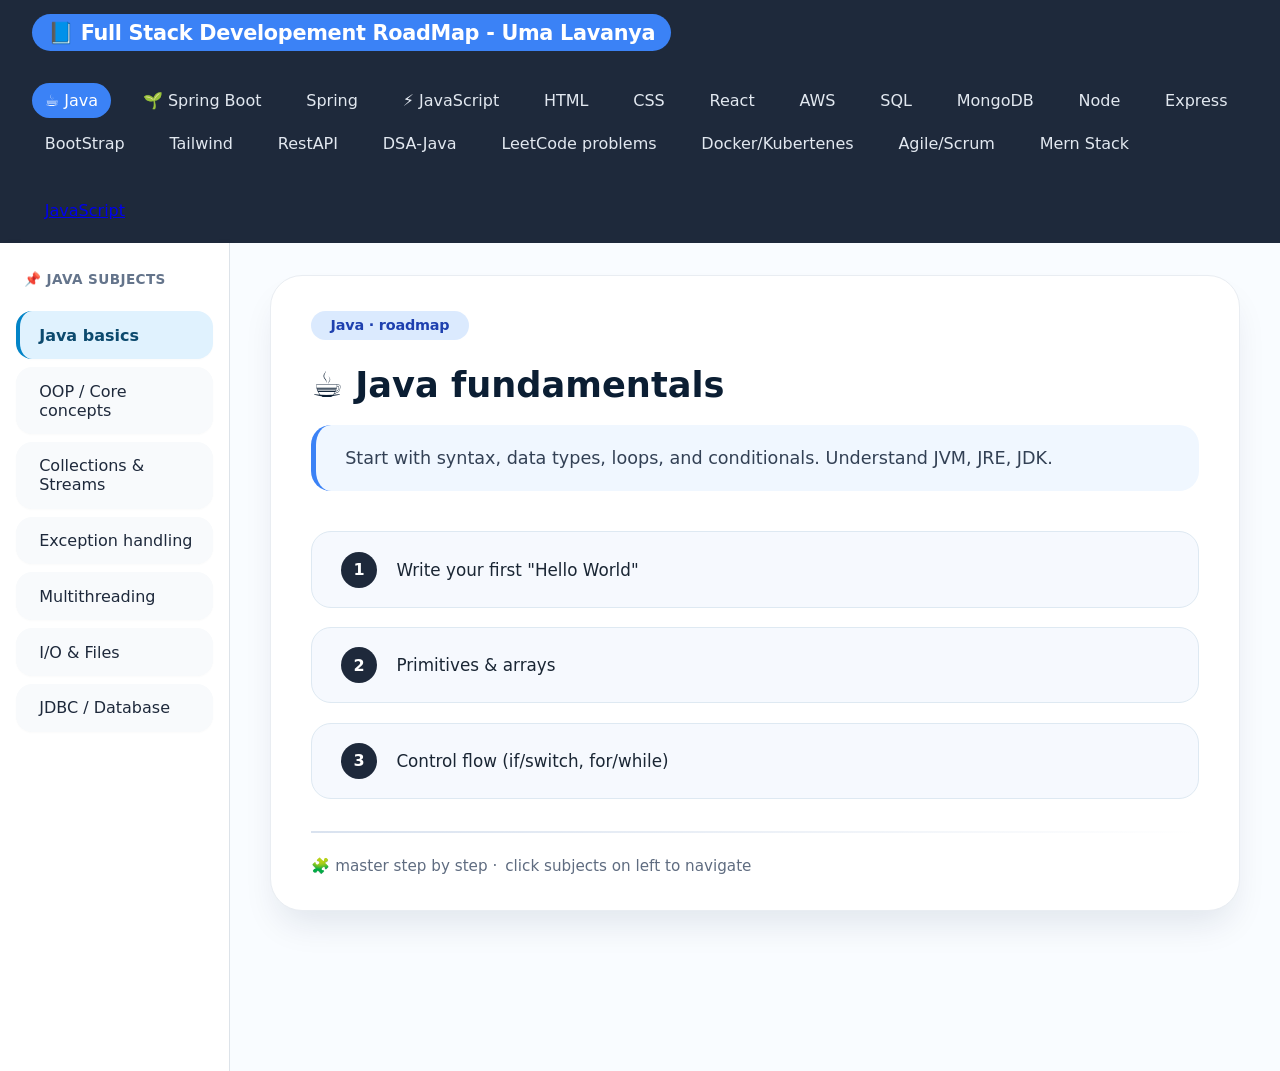
<file: index.html>
<!DOCTYPE html>
<html lang="en">

<head>
    <meta charset="UTF-8">
    <meta name="viewport" content="width=device-width, initial-scale=1.0">
    <title>Full‑stack roadmap · learn by tech</title>
    <link rel="stylesheet" href="all_styles/index_styles.css">
    <style>
        
    </style>
</head>

<body>
    <!-- Navbar – lists technologies (Java, Spring Boot, JavaScript) -->
    <nav class="navbar">
        <span class="logo">📘 Full Stack Developement RoadMap - Uma Lavanya</span>
        <ul class="nav-links" id="techNavList">
            <li class="nav-item active" data-tech="java">☕ Java</li>
            <li class="nav-item" data-tech="springboot">🌱 Spring Boot</li>
            <li class="nav-item" data-tech="">Spring</li>
            <li class="nav-item" data-tech="javascript">⚡ JavaScript</li>
            <li class="nav-item" data-tech="">HTML</li>
            <li class="nav-item" data-tech="">CSS</li>
            <li class="nav-item" data-tech="">React</li>
            <li class="nav-item" data-tech="">AWS</li>
            <li class="nav-item" data-tech="">SQL</li>
            <li class="nav-item" data-tech="">MongoDB</li>
            <li class="nav-item" data-tech="">Node</li>
            <li class="nav-item" data-tech="">Express</li>
            <li class="nav-item" data-tech="">BootStrap</li>
            <li class="nav-item" data-tech="">Tailwind</li>
            <li class="nav-item" data-tech="">RestAPI</li>
            <li class="nav-item" data-tech="">DSA-Java</li>
            <li class="nav-item" data-tech="">LeetCode problems</li>
            <li class="nav-item" data-tech="">Docker/Kubertenes</li>
            <li class="nav-item" data-tech="">Agile/Scrum</li>
            <li class="nav-item" data-tech="">Mern Stack</li>
            
            <!-- extra techs can be added easily -->
        </ul>
        <div class="second-header">
            <ul class="nav-links">
                <li class="nav-item" data-tech=""><a href="sub_javascript/javascript_index.html">JavaScript</a></li>

            </ul>

        </div>
    </nav>

    <!-- main container: side pane (subjects) + content area -->
    <div class="dashboard">
        <!-- LEFT SIDE: main subjects (dynamic based on selected tech) -->
        <aside class="side-pane" id="sidePane">
            <h3 id="subjectHeading">📌 JAVA subjects</h3>
            <ul class="subject-list" id="subjectListContainer">
                <!-- filled by javascript -->
            </ul>
        </aside>

        <!-- RIGHT MAIN AREA: shows corresponding page details -->
        <main class="main-area" id="mainArea">
            <div class="content-card" id="contentCard">
                <!-- dynamic content injected here -->
            </div>
        </main>
    </div>

    

    <!-- Load scripts in correct order -->
    <script src="js/data/roadmapData.js"></script>
    <script src="js/data/index.js"></script>
    <script src="js/utils/helpers.js"></script>
    <script src="js/components/navbar.js"></script>
    <script src="js/components/subjectList.js"></script>
    <script src="js/components/contentCard.js"></script>
    <script src="js/app.js"></script>
    <script src="js/main.js"></script>
</body>

</html>
</file>
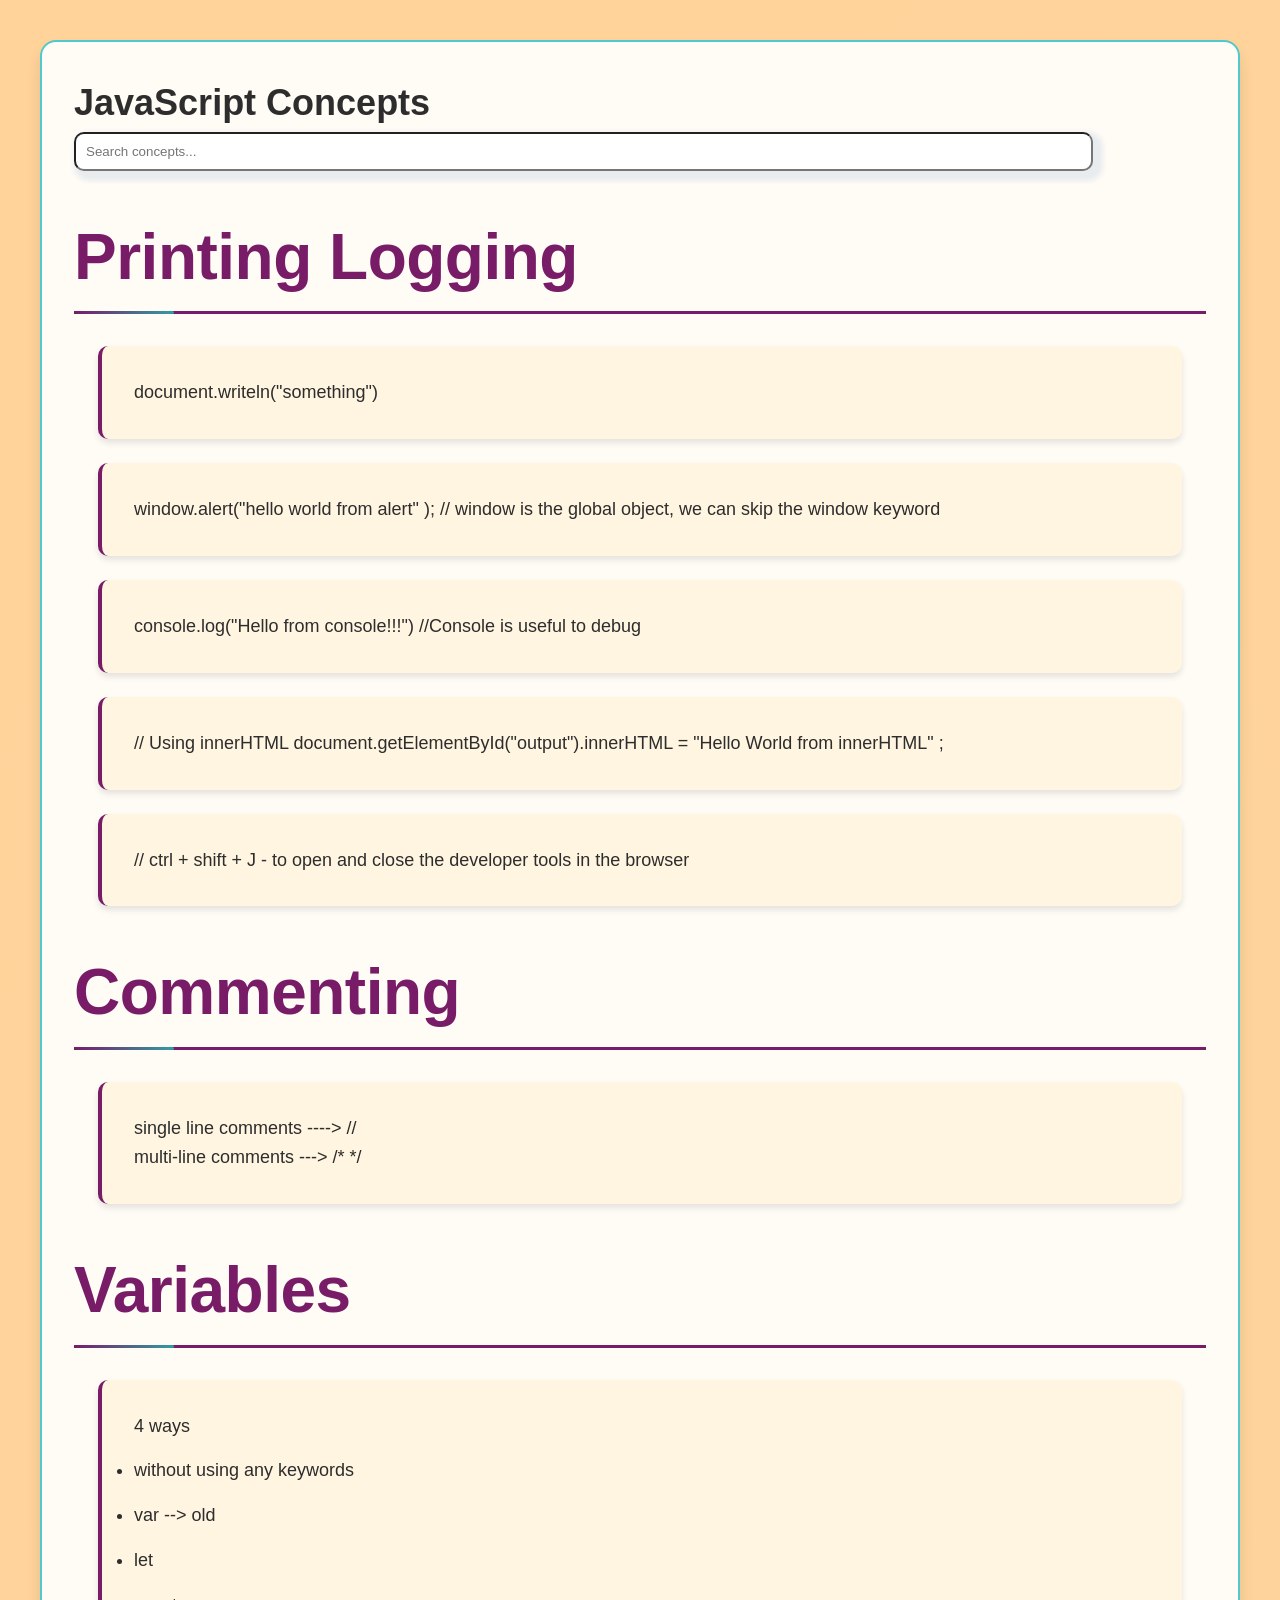
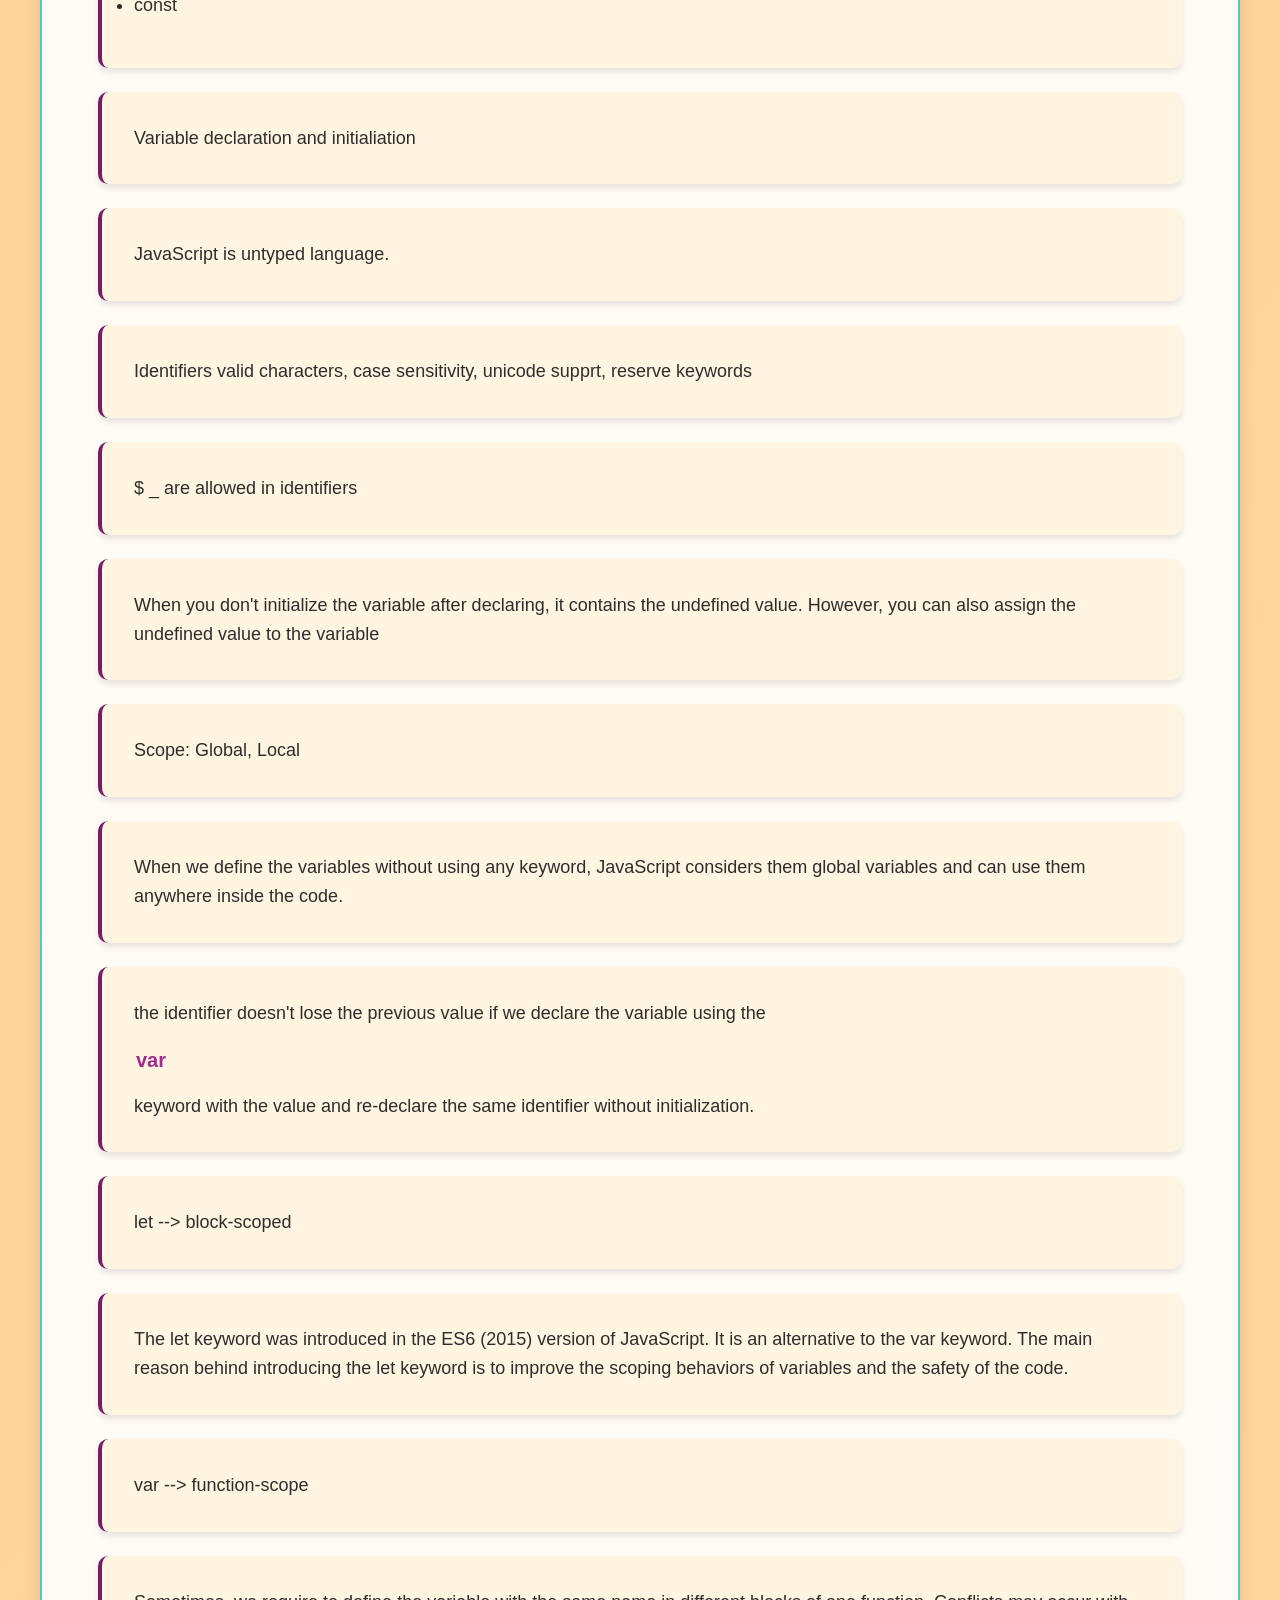
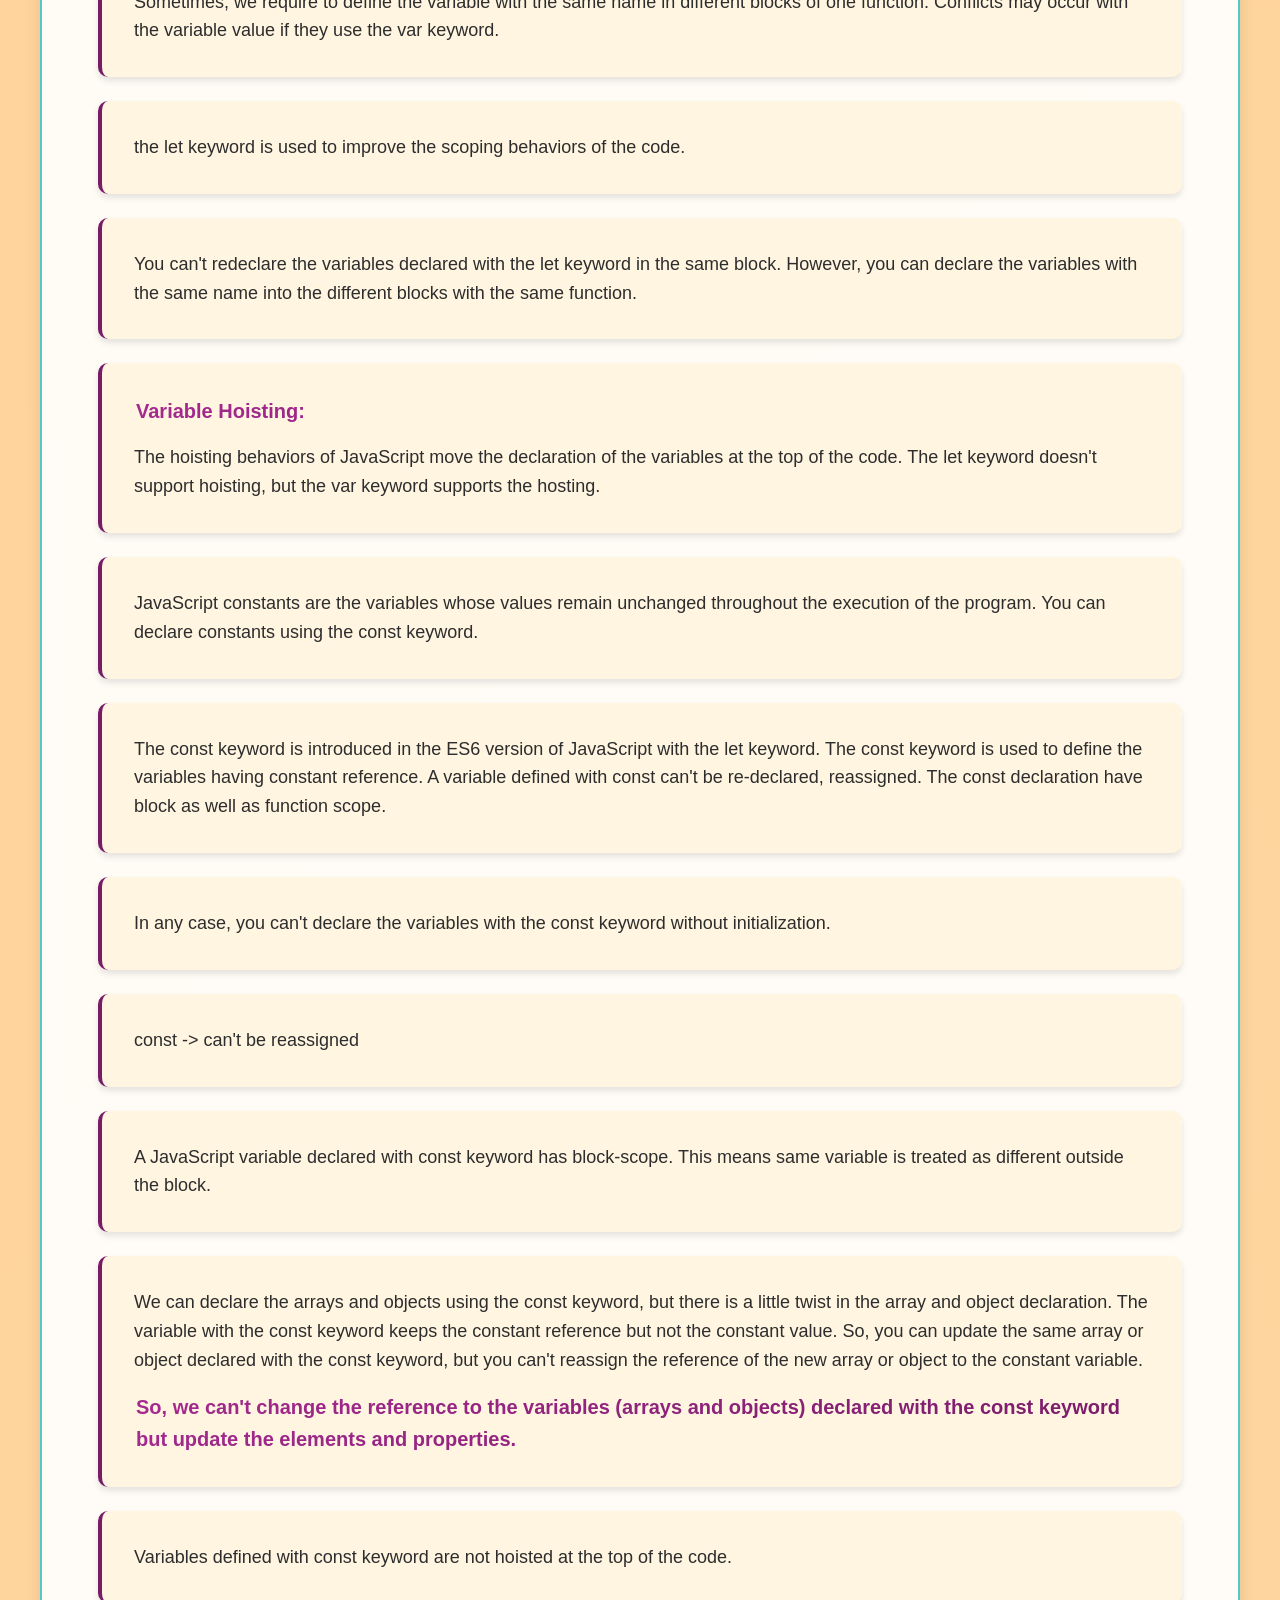
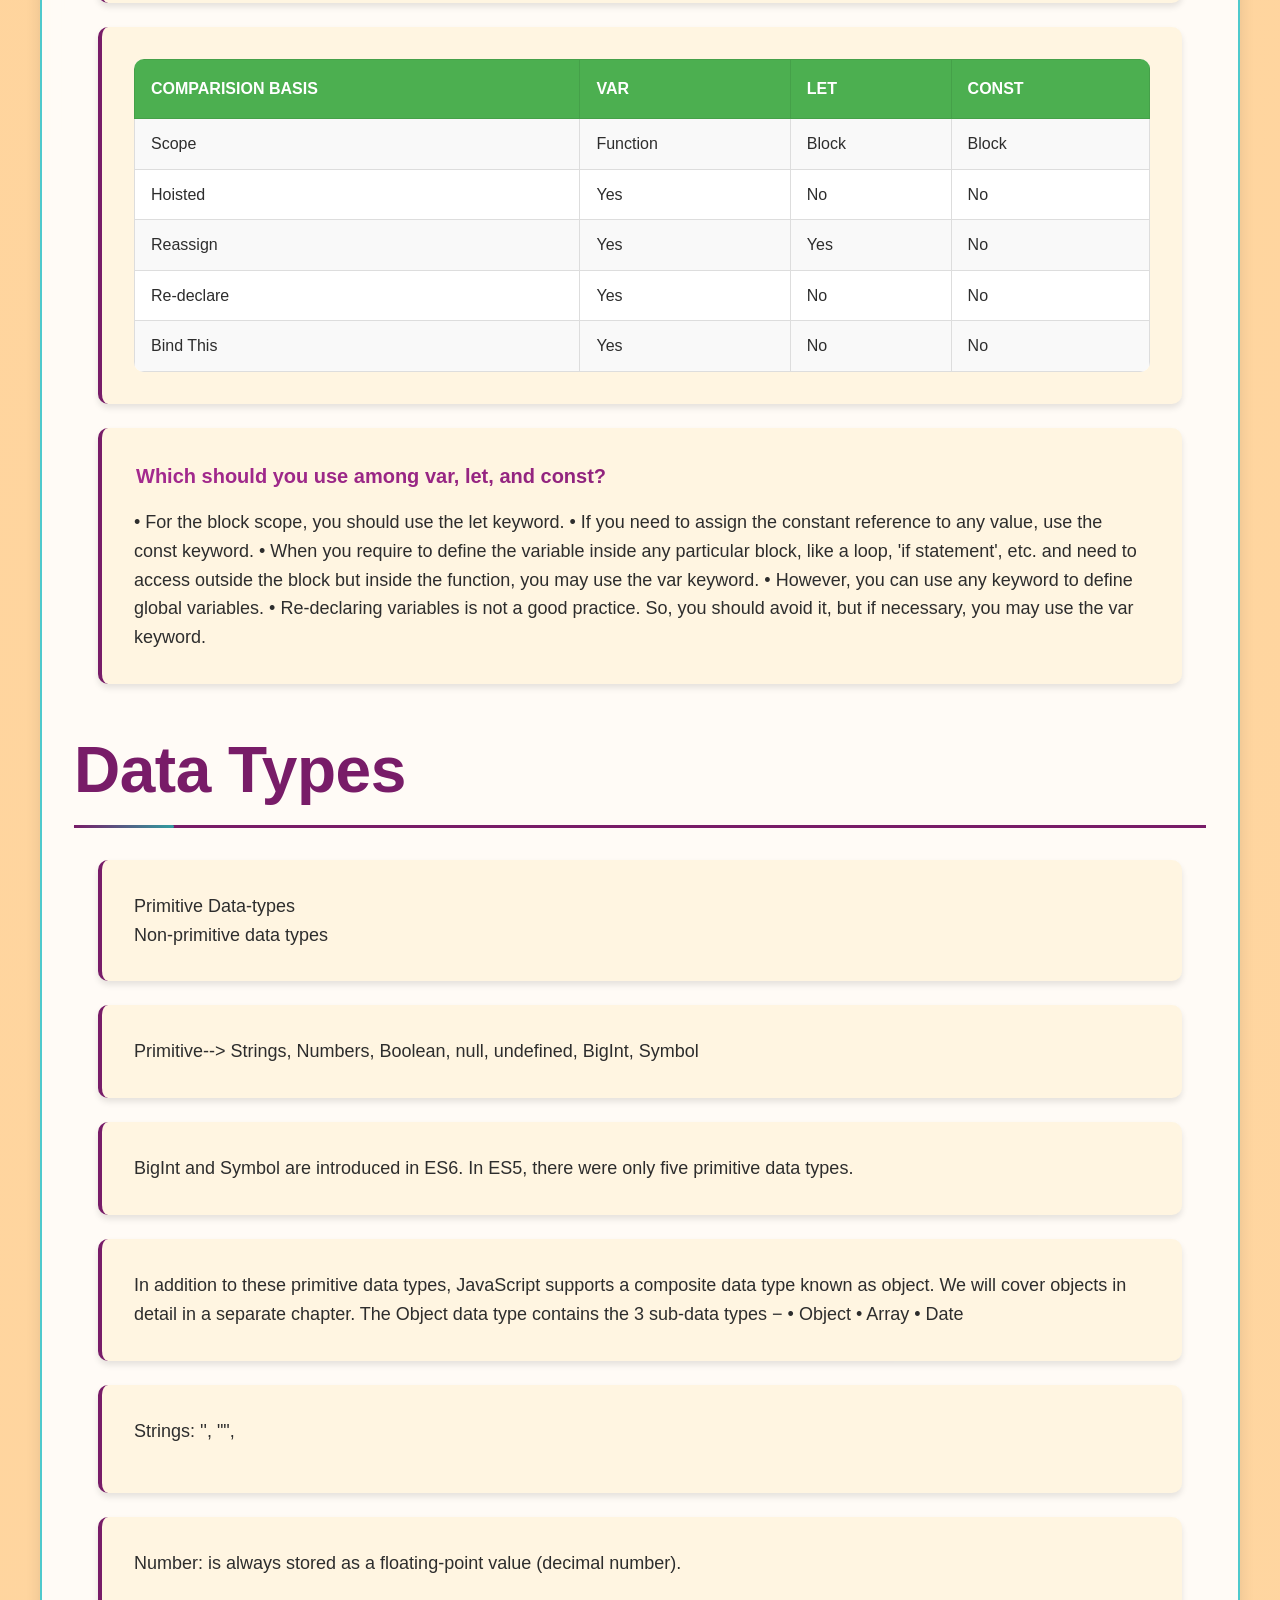
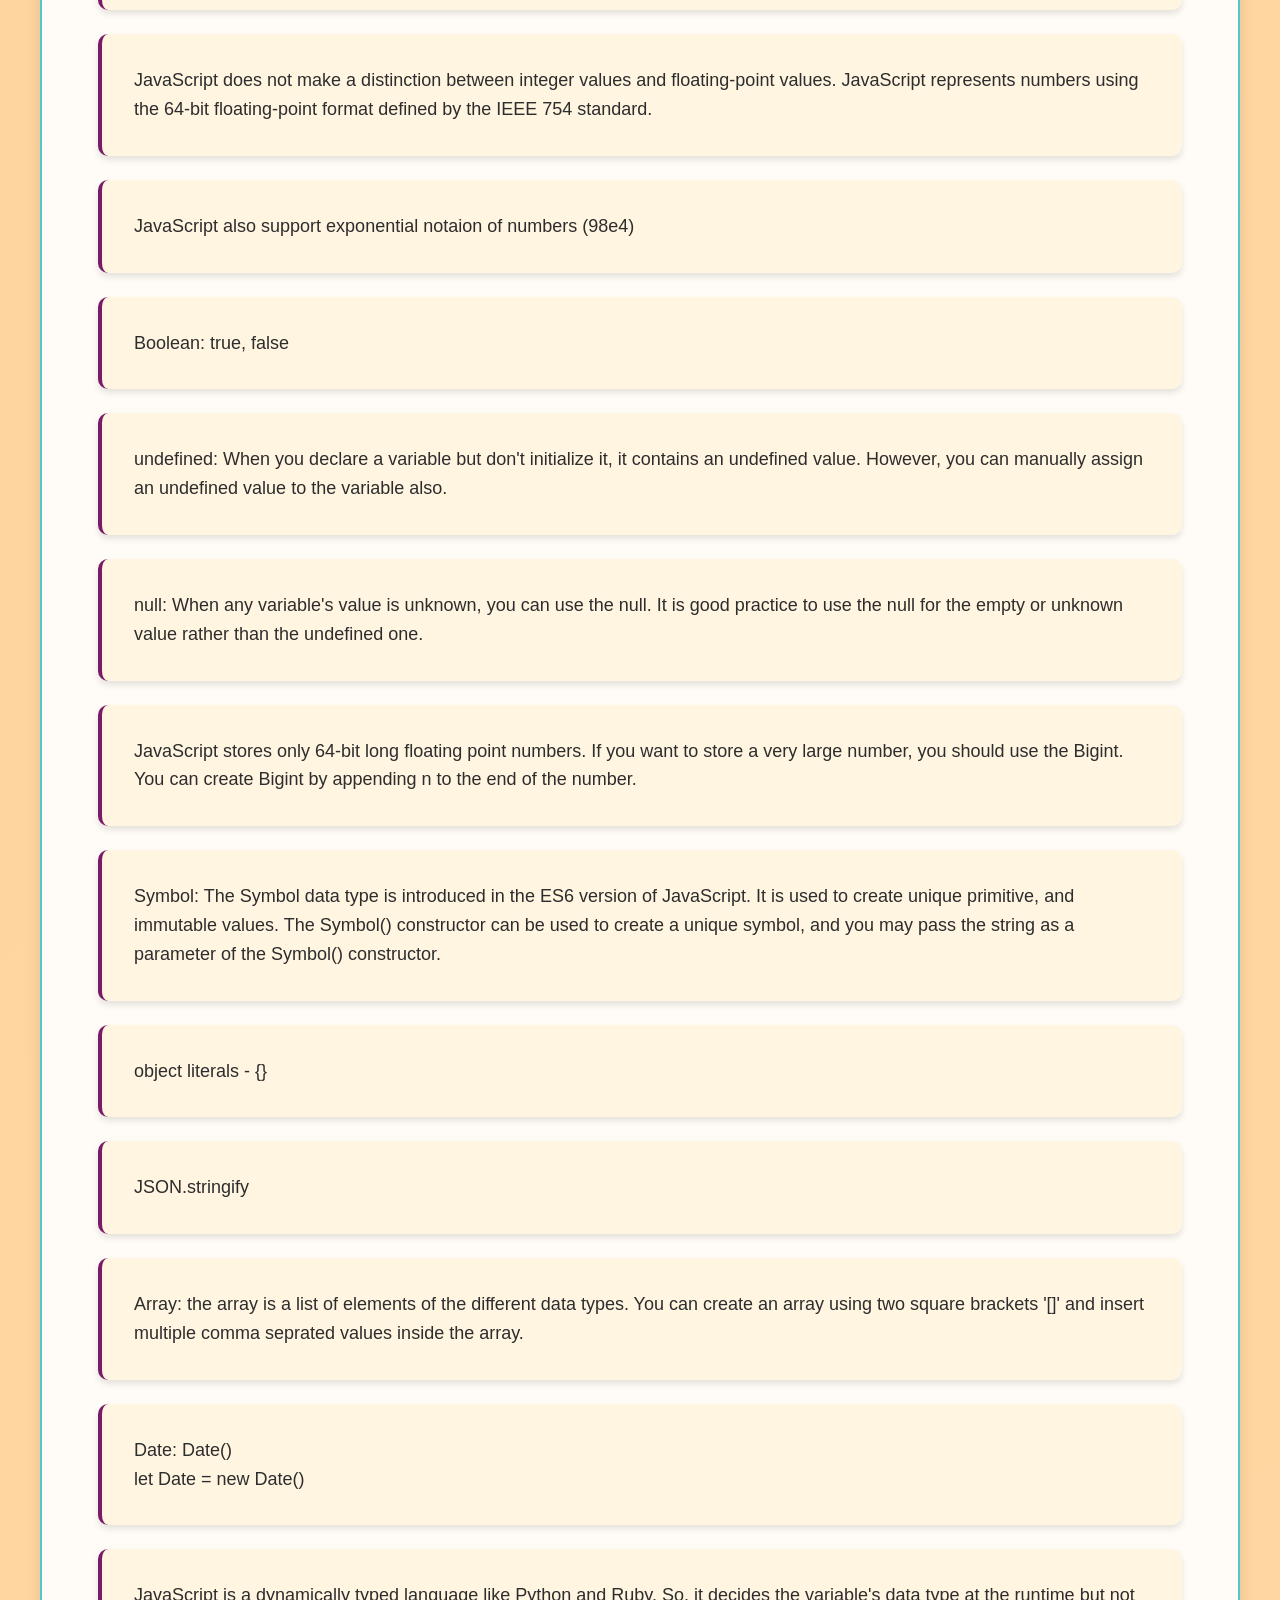
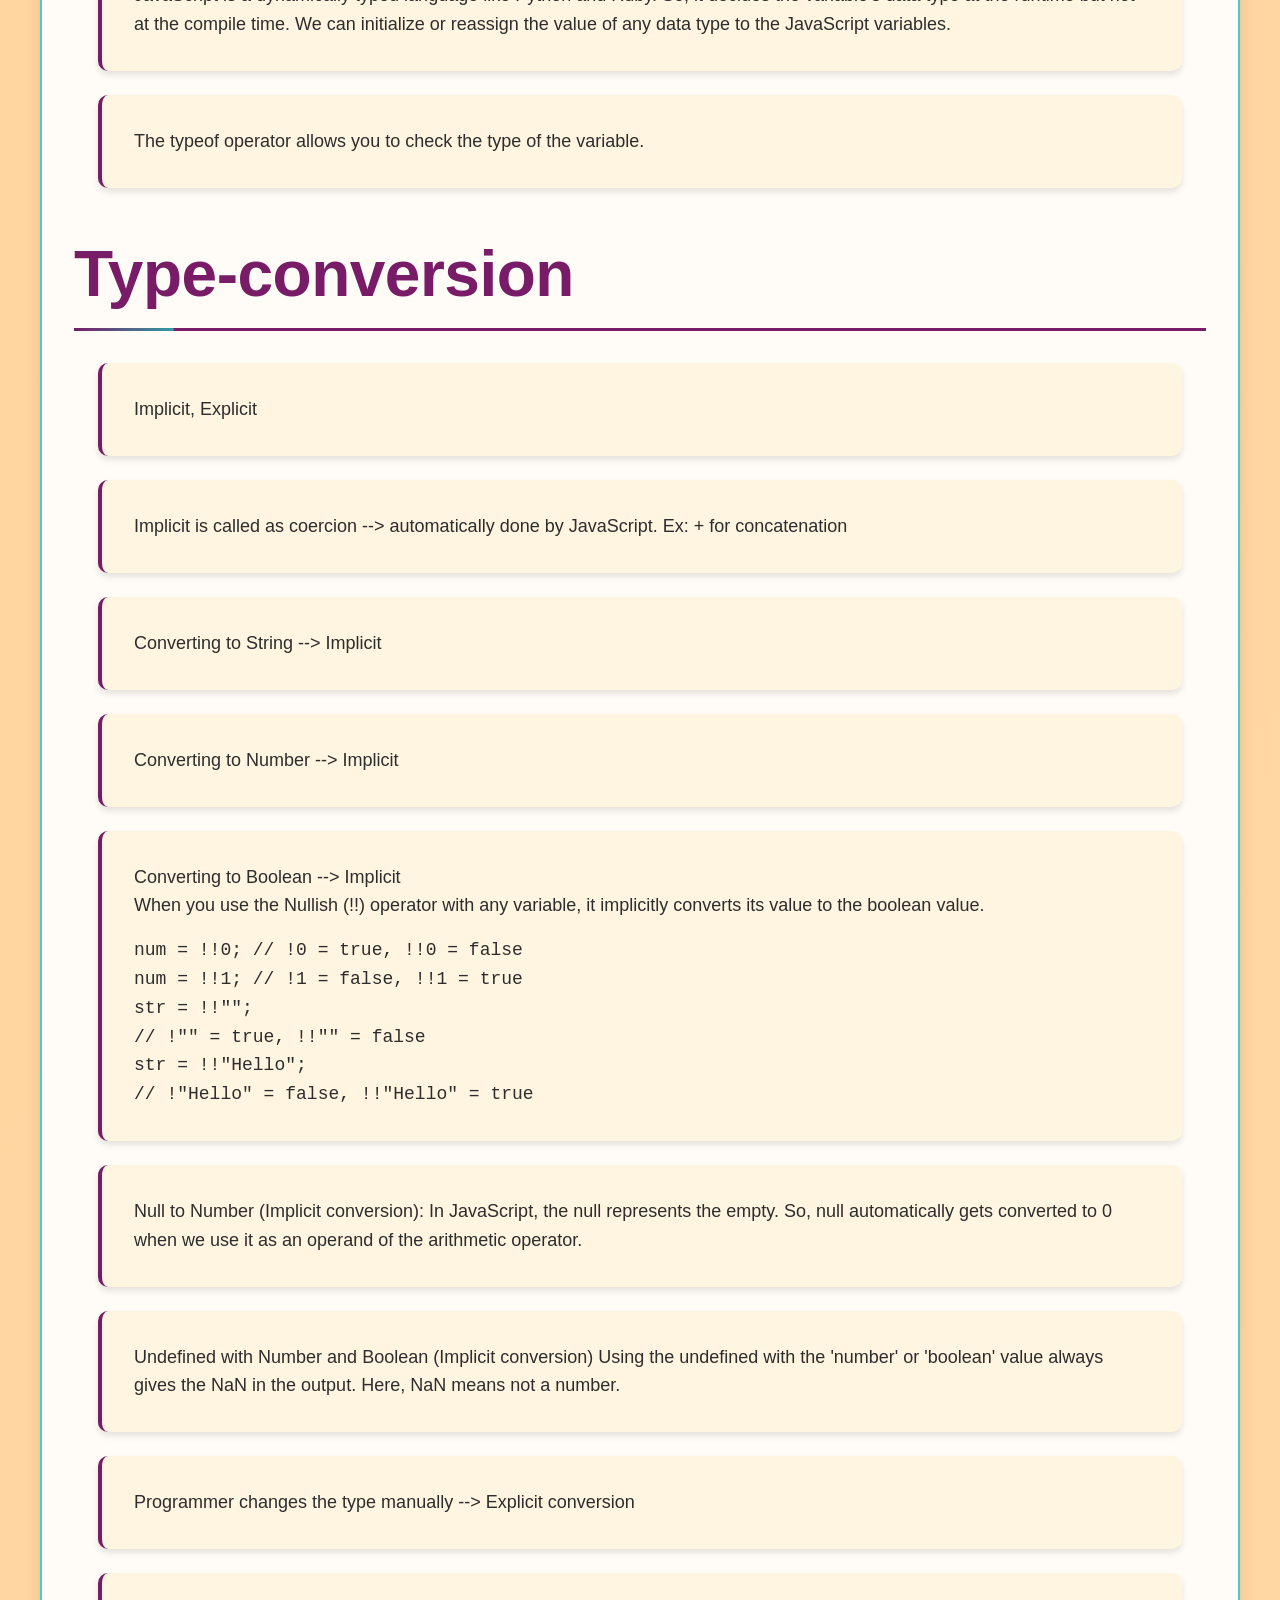
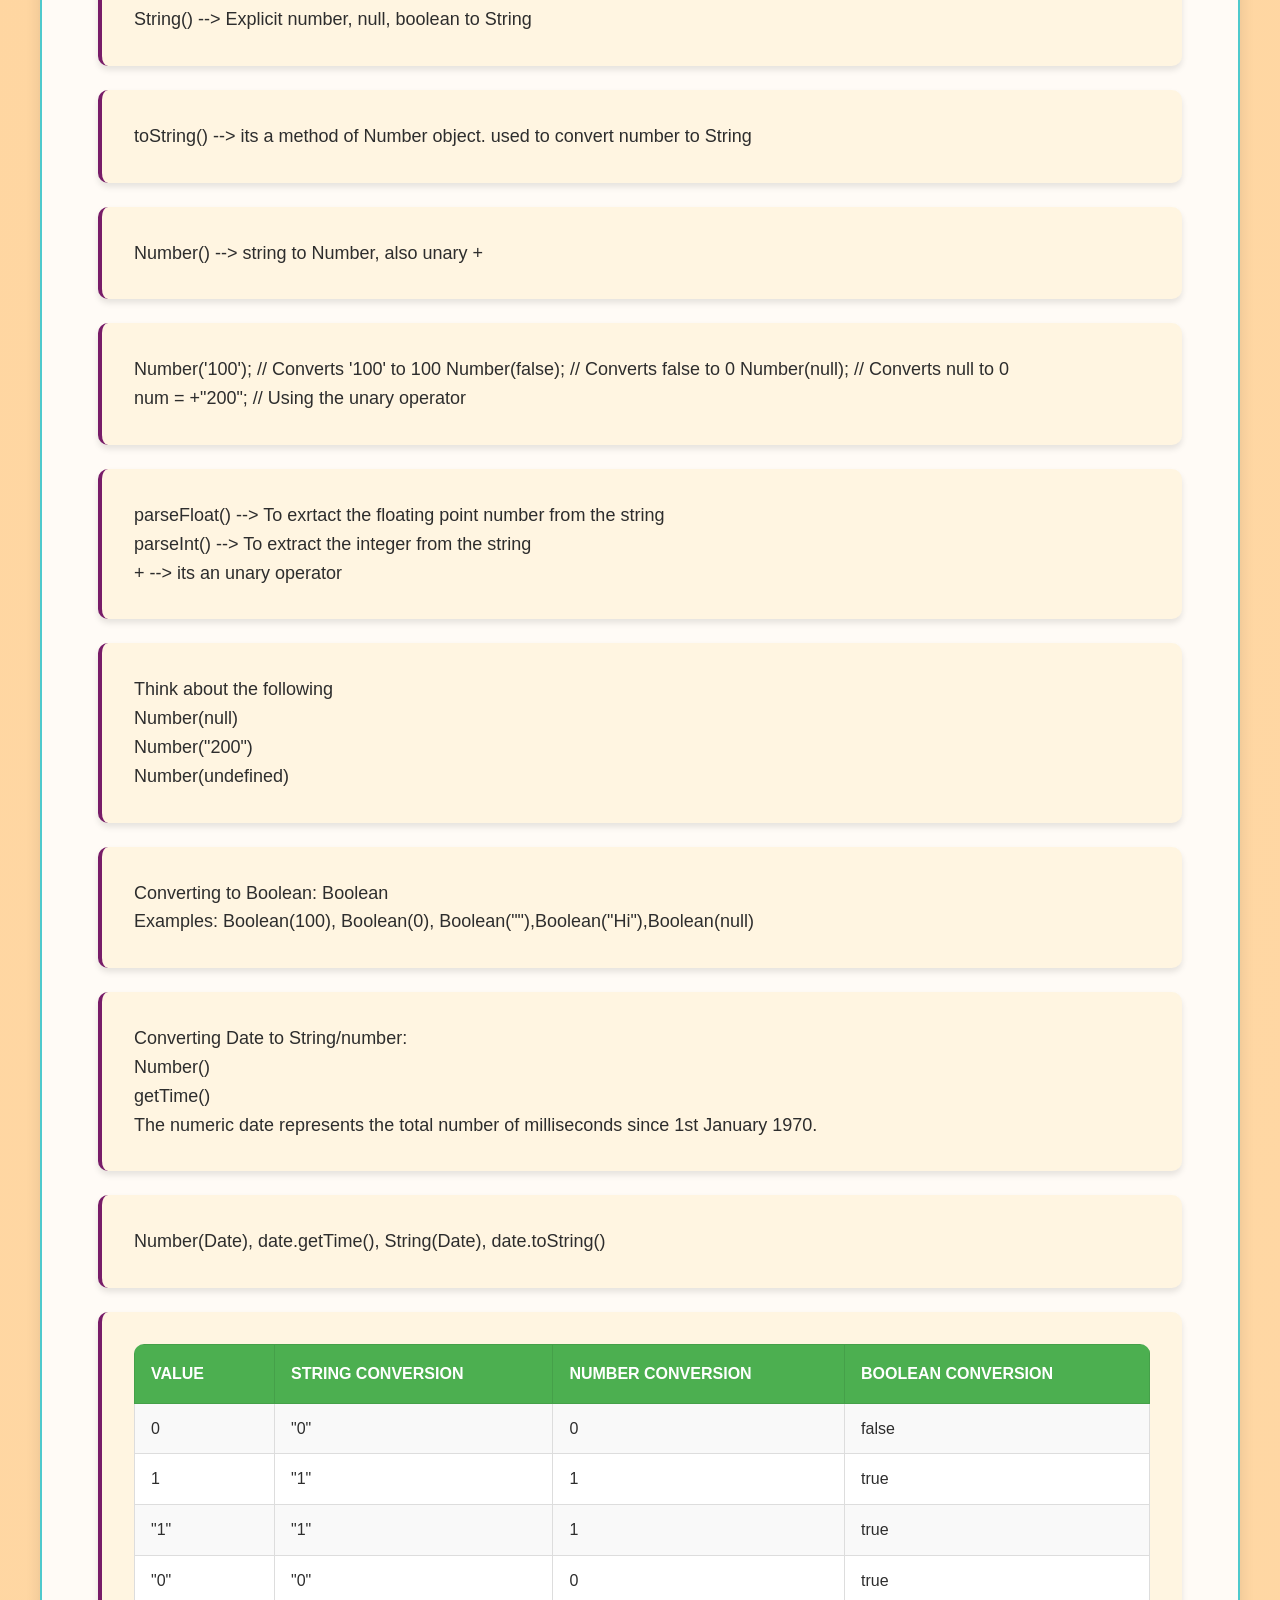
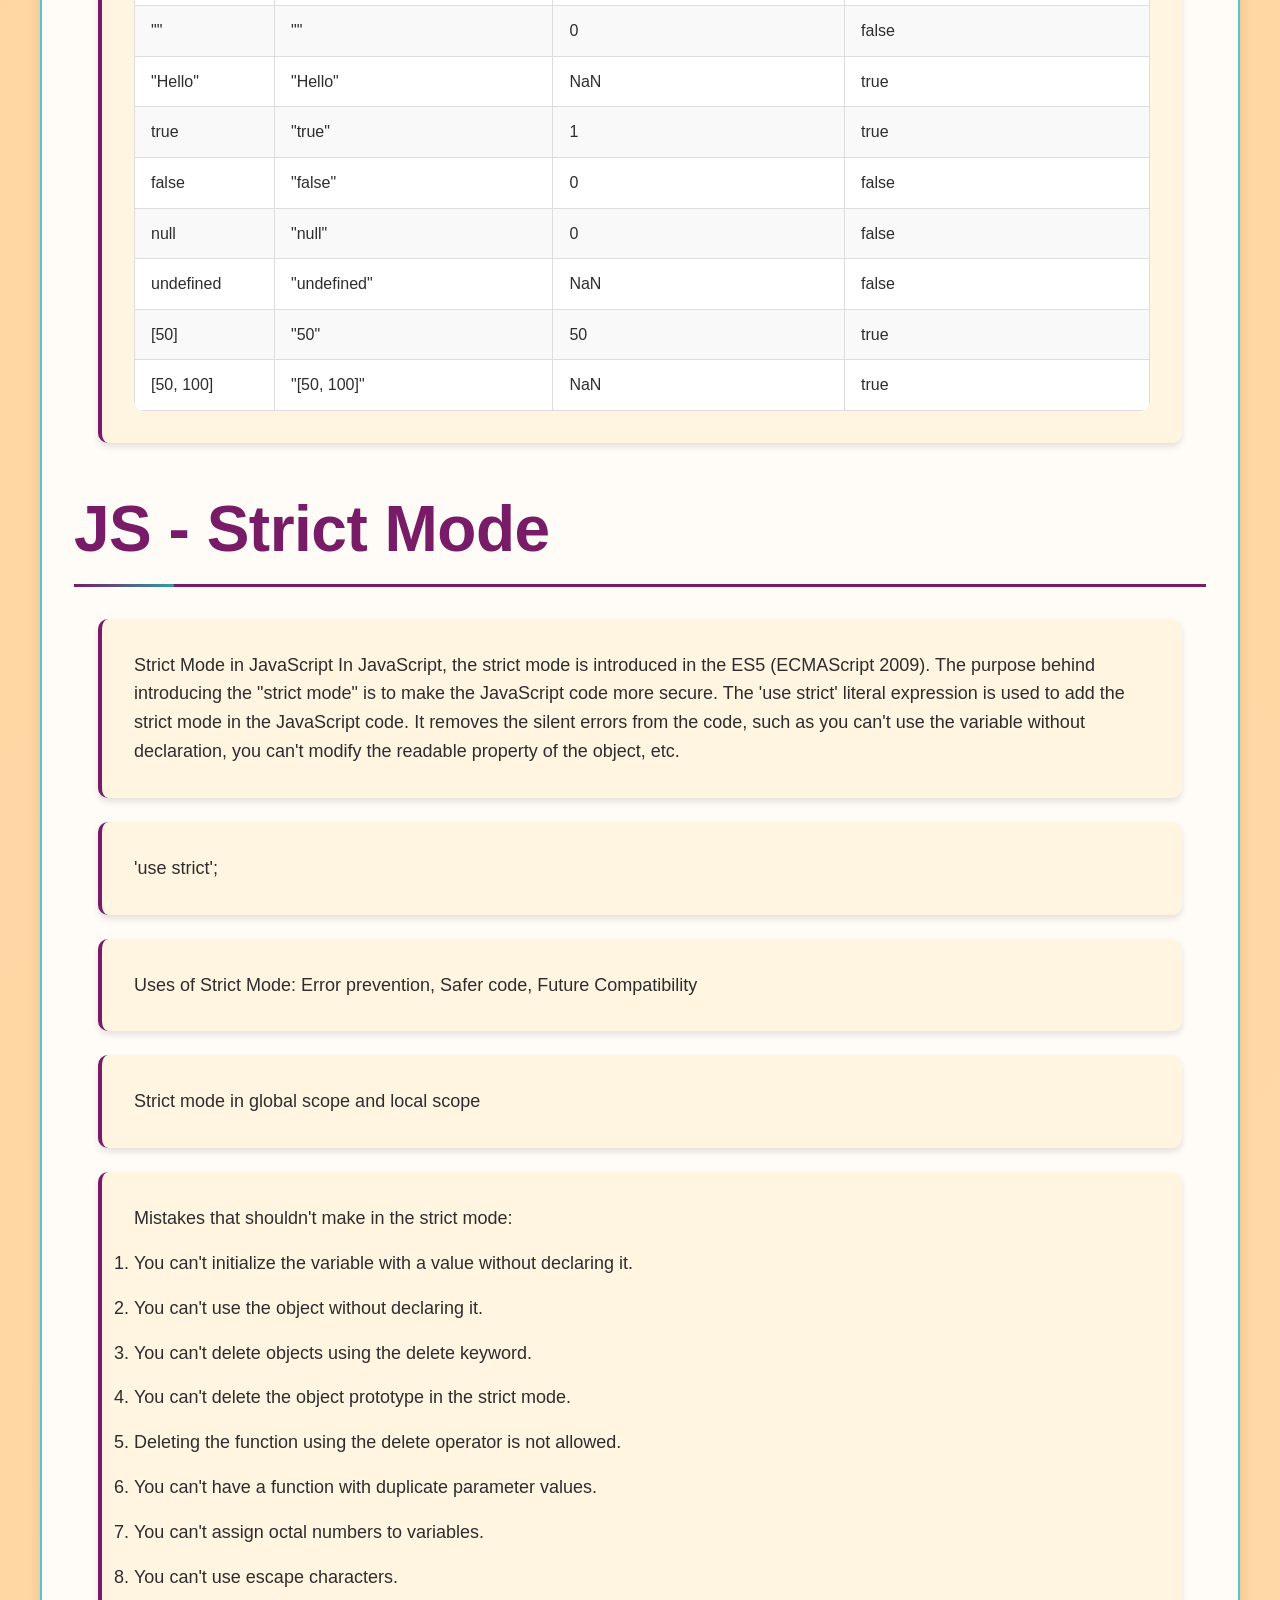
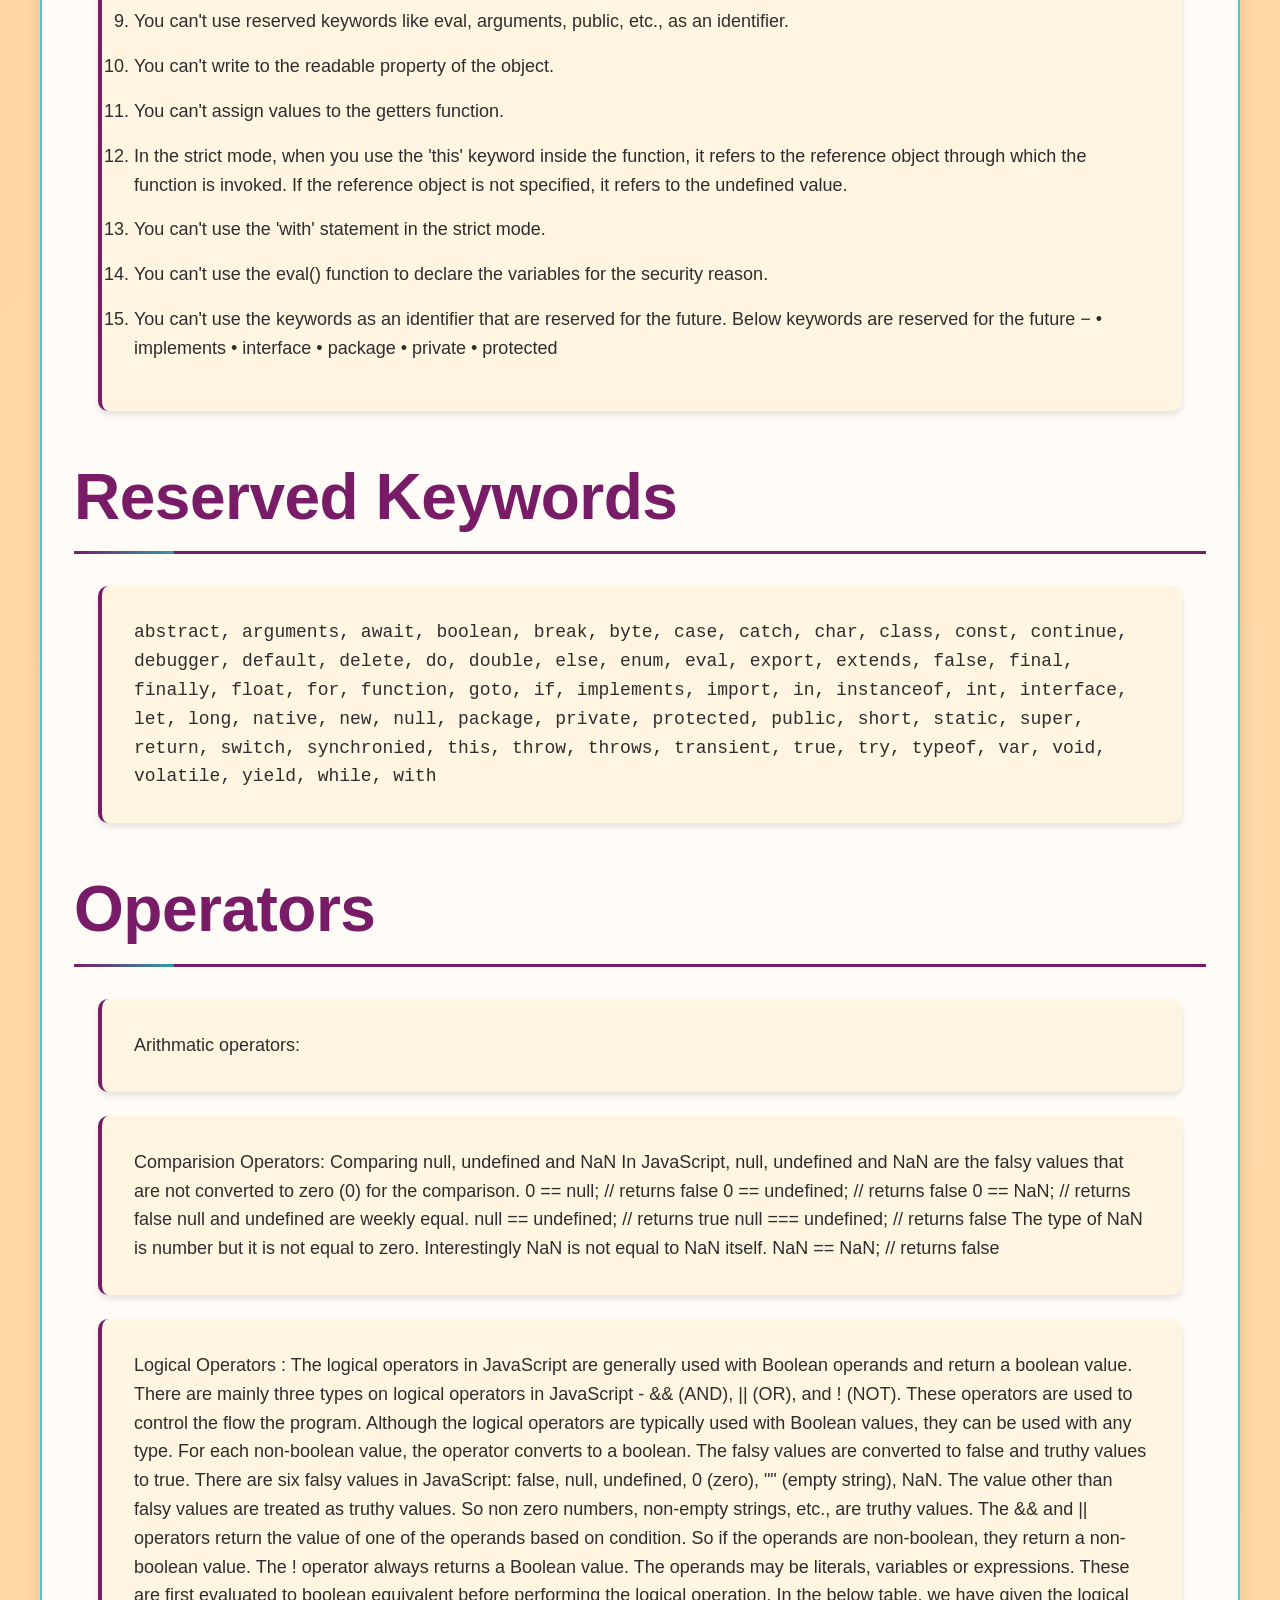
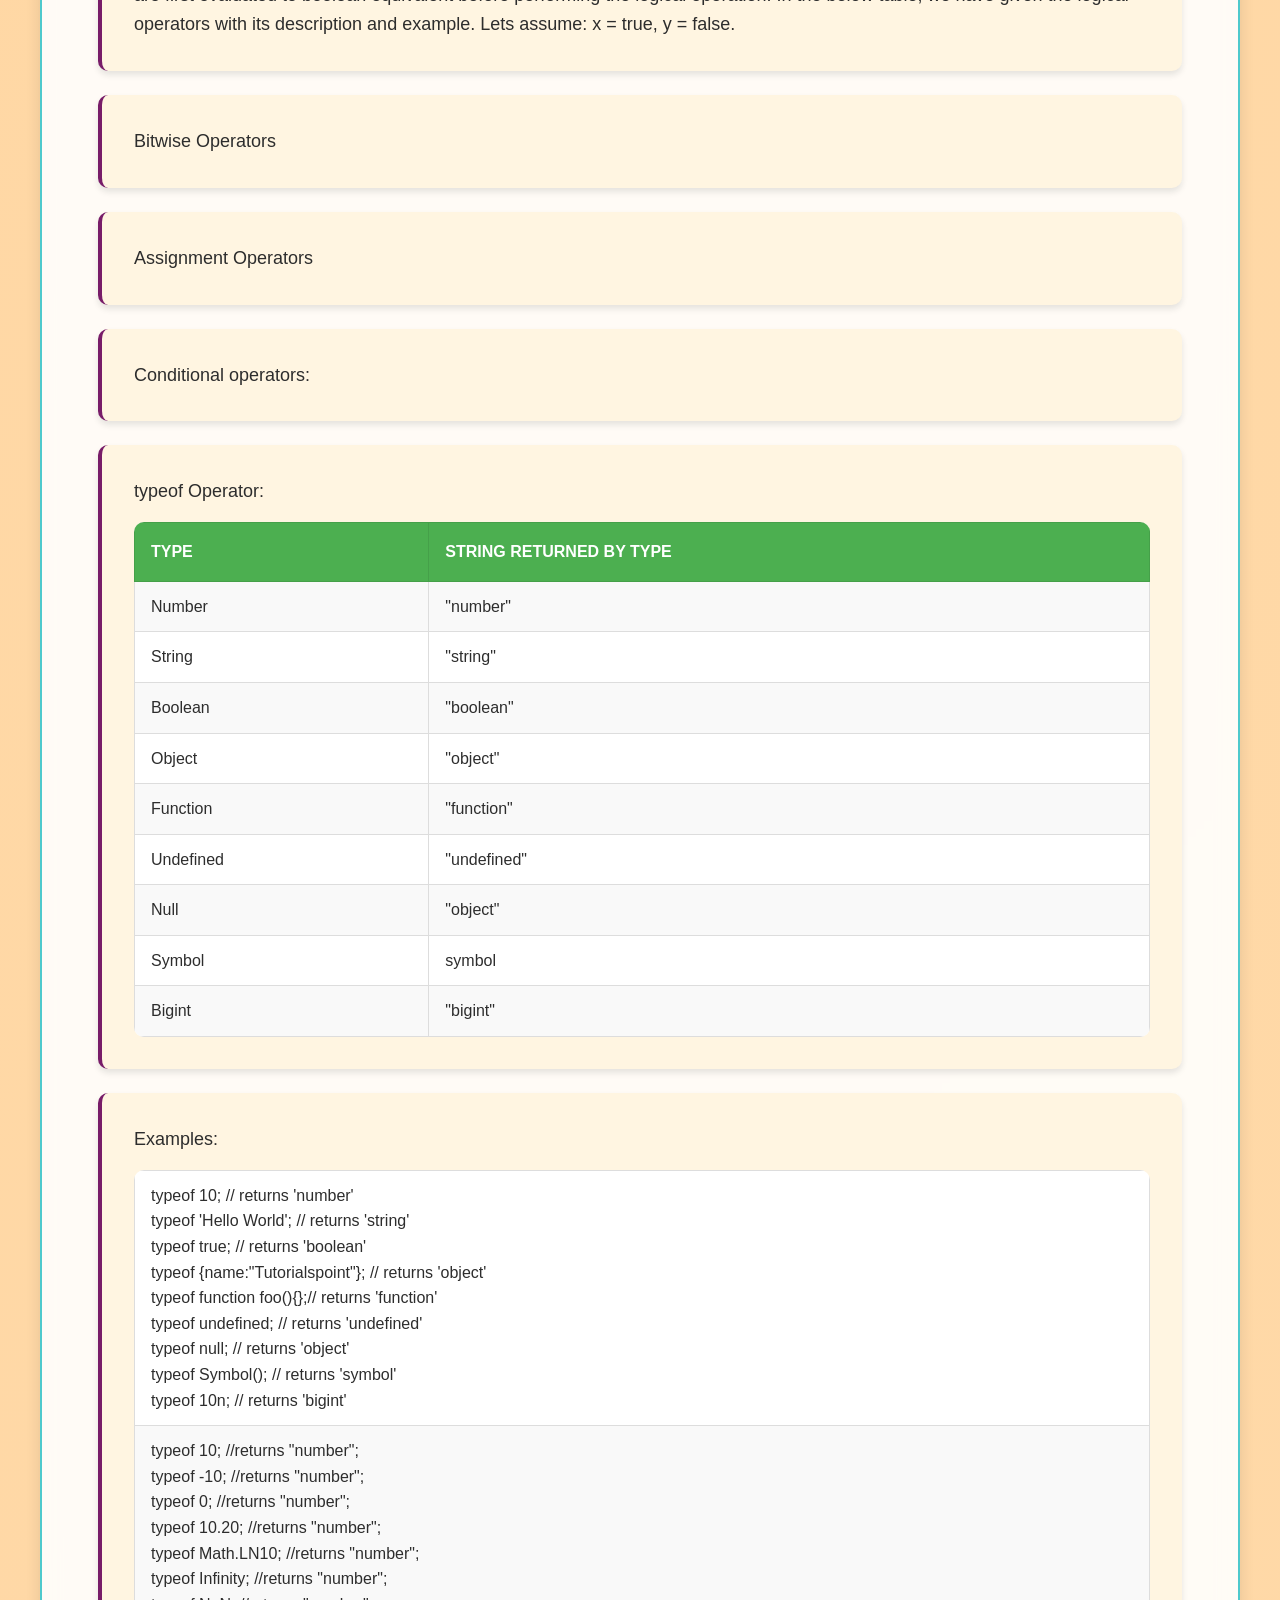
<file: sub_javascript/javascript_index.html>
<!DOCTYPE html>
<html lang="en">

<head>
    <meta charset="UTF-8">
    <meta name="viewport" content="width=device-width, initial-scale=1.0">
    <title>Full Stack Development RoadMap</title>
    <link rel="stylesheet" href="javascript_styles.css">
</head>

<body>
    <div class="container">
        <h1>JavaScript Concepts</h1>
        <div class="concepts" id="concepts-container">
            <!-- Content will be populated by script.js -->
        </div>
    </div>
    <!-- Scripts in correct order -->
    <script src="javascript_conceptsData.js"></script>
    <script src="javascript_renderer.js"></script>
    <script src="javascript_script.js"></script>
</body>

</html>
</file>
<file: all_styles/index_styles.css>
* {
    margin: 0;
    padding: 0;
    box-sizing: border-box;
    font-family: 'Inter', system-ui, -apple-system, BlinkMacSystemFont, 'Segoe UI', Roboto, sans-serif;
}

body {
    background: #f4f7fb;
    min-height: 100vh;
    display: flex;
    flex-direction: column;
}

/* ----- NAVBAR (technologies) ----- */
.navbar {
    background: #1e293b;
    color: white;
    padding: 0.9rem 2rem;
    display: flex;
    flex-wrap: wrap;
    align-items: center;
    gap: 2rem;
    box-shadow: 0 6px 12px rgba(0, 0, 0, 0.04);
}

.logo {
    font-weight: 600;
    font-size: 1.3rem;
    letter-spacing: -0.3px;
    background: #3b82f6;
    padding: 0.4rem 1rem;
    border-radius: 30px;
    color: white;
}

.nav-links {
    display: flex;
    flex-wrap: wrap;
    gap: 0.5rem 1.2rem;
    list-style: none;
    font-weight: 500;
}

.nav-item {
    cursor: pointer;
    padding: 0.5rem 0.8rem;
    border-radius: 40px;
    transition: background 0.2s, color 0.2s;
    background: transparent;
    color: #e2e8f0;
    font-size: 1rem;
}

.nav-item:hover {
    background: #334155;
    color: white;
}

.nav-item.active {
    background: #3b82f6;
    color: white;
}

/* ----- MAIN LAYOUT (side pane + content) ----- */
.dashboard {
    display: flex;
    flex: 1;
    min-height: calc(100vh - 72px);
    /* navbar height approx */
}

/* side pane – left (15–20%) */
.side-pane {
    width: 18%;
    /* between 15 and 20% */
    background: white;
    border-right: 1px solid #dde3e9;
    padding: 1.8rem 1rem;
    box-shadow: 4px 0 10px rgba(0, 0, 0, 0.02);
    transition: width 0.1s;
}

.side-pane h3 {
    font-size: 0.85rem;
    text-transform: uppercase;
    letter-spacing: 0.4px;
    color: #64748b;
    margin-bottom: 1.5rem;
    padding-left: 0.5rem;
}

.subject-list {
    list-style: none;
    display: flex;
    flex-direction: column;
    gap: 0.5rem;
}

.subject-item {
    padding: 0.9rem 1rem 0.9rem 1.2rem;
    border-radius: 16px;
    font-weight: 500;
    color: #1e293b;
    cursor: pointer;
    transition: all 0.15s;
    border-left: 4px solid transparent;
    background-color: #f8fafc;
    box-shadow: 0 1px 2px rgba(0, 0, 0, 0.02);
    word-break: break-word;
}

.subject-item:hover {
    background: #eef2f6;
    border-left-color: #94a3b8;
}

.subject-item.active-subject {
    background: #e0f2fe;
    border-left-color: #0284c7;
    font-weight: 600;
    color: #0c4a6e;
}

/* main content area – right side */
.main-area {
    flex: 1;
    background: #f9fcff;
    padding: 2rem 2.5rem;
    overflow-y: auto;
}

.content-card {
    background: white;
    border-radius: 32px;
    padding: 2.2rem 2.5rem;
    max-width: 1000px;
    margin: 0 auto;
    box-shadow: 0 20px 35px -8px rgba(0, 34, 64, 0.1);
    border: 1px solid #e9edf2;
}

.tech-tag {
    display: inline-block;
    background: #dbeafe;
    color: #1e40af;
    padding: 0.4rem 1.2rem;
    border-radius: 40px;
    font-size: 0.9rem;
    font-weight: 600;
    margin-bottom: 1.5rem;
    letter-spacing: -0.2px;
}

.content-title {
    font-size: 2.2rem;
    font-weight: 700;
    color: #0b1e33;
    margin-bottom: 1.2rem;
    line-height: 1.2;
}

.content-description {
    color: #334155;
    font-size: 1.1rem;
    line-height: 1.6;
    margin-bottom: 2.5rem;
    border-left: 5px solid #3b82f6;
    padding-left: 1.5rem;
    background: #f0f7ff;
    padding: 1.2rem 1.8rem;
    border-radius: 20px;
}

.roadmap-steps {
    display: flex;
    flex-direction: column;
    gap: 1.2rem;
    margin: 2rem 0 1rem;
}

.step {
    background: #f6f9fe;
    padding: 1.2rem 1.8rem;
    border-radius: 20px;
    border: 1px solid #dee9f2;
    display: flex;
    align-items: center;
    gap: 1.2rem;
}

.step-badge {
    background: #1e293b;
    color: white;
    width: 36px;
    height: 36px;
    display: flex;
    align-items: center;
    justify-content: center;
    border-radius: 60%;
    font-weight: 700;
    flex-shrink: 0;
}

.step-text {
    font-size: 1.05rem;
    font-weight: 500;
    color: #1a2634;
}

.empty-state {
    color: #6c7a8e;
    font-style: italic;
    background: #f1f5f9;
    padding: 2rem;
    border-radius: 30px;
    text-align: center;
    font-size: 1.2rem;
}

hr {
    border: none;
    height: 2px;
    background: linear-gradient(to right, #d9e2ef, transparent);
    margin: 2rem 0 1.5rem;
}

.footer-hint {
    color: #5f6c80;
    font-size: 0.95rem;
    display: flex;
    gap: 0.5rem;
    flex-wrap: wrap;
}

/* mobile/responsive tweaks */
@media (max-width: 750px) {
    .dashboard {
        flex-direction: column;
    }

    .side-pane {
        width: 100%;
        border-right: none;
        border-bottom: 1px solid #dde3e9;
    }

    .navbar {
        gap: 1rem;
        padding: 0.9rem 1rem;
    }

    .main-area {
        padding: 1.5rem;
    }

    .content-card {
        padding: 1.5rem;
    }
}
</file>
<file: sub_javascript/javascript_styles.css>
*,
*::before,
*::after {
    margin: 0;
    padding: 0;
    box-sizing: border-box;
}

:root {
    --primary: #781c68;
    --primary-dark: #5a1650;
    --primary-light: #a52a8f;
    --secondary: #319DA0;
    --secondary-dark: #267a7c;
    --secondary-light: #4fc9cc;
    --tertiary: #FFD39A;
    --quartiary: #FFF5E1;

    /* Neutral colors */
    --dark: #2d2d2d;
    --gray: #6c757d;
    --light-gray: #e9ecef;
    --white: #ffffff;

    /* Shadows */
    --shadow-sm: 0 2px 4px rgba(0, 0, 0, 0.1);
    --shadow-md: 0 4px 6px rgba(0, 0, 0, 0.1);
    --shadow-lg: 0 10px 15px rgba(0, 0, 0, 0.1);
    --shadow-hover: 0 20px 25px -5px rgba(0, 0, 0, 0.1), 0 10px 10px -5px rgba(0, 0, 0, 0.04);

    /* Border radius */
    --radius-sm: 6px;
    --radius-md: 10px;
    --radius-lg: 16px;

    /* Transitions */
    --transition-fast: 0.2s ease;
    --transition-normal: 0.3s ease;
    --transition-slow: 0.5s ease;

    /* Typography - Using fluid typography */
    --font-family: 'Segoe UI', Tahoma, Geneva, Verdana, sans-serif;
    --line-height-normal: 1.6;
    --line-height-heading: 1.2;

    /* Fluid font sizes using clamp() */
    --fs-small: clamp(0.875rem, 2vw, 1rem);
    /* 14px - 16px */
    --fs-base: clamp(1rem, 2.5vw, 1.125rem);
    /* 16px - 18px */
    --fs-medium: clamp(1.125rem, 3vw, 1.25rem);
    /* 18px - 20px */
    --fs-large: clamp(1.25rem, 4vw, 1.5rem);
    /* 20px - 24px */
    --fs-xl: clamp(1.5rem, 5vw, 3rem);
    /* 24px - 32px */
    --fs-xxl: clamp(2rem, 6vw, 4rem);
    /* 32px - 40px */

    /* Spacing - Fluid spacing for margins/padding */
    --space-xs: clamp(0.5rem, 1.5vw, 0.75rem);
    /* 8px - 12px */
    --space-sm: clamp(0.75rem, 2vw, 1rem);
    /* 12px - 16px */
    --space-md: clamp(1rem, 3vw, 1.5rem);
    /* 16px - 24px */
    --space-lg: clamp(1.5rem, 4vw, 2rem);
    /* 24px - 32px */
    --space-xl: clamp(2rem, 5vw, 3rem);
    /* 32px - 48px */
}

body {
    background: linear-gradient(135deg, var(--tertiary) 0%, #ffd9a8 100%);
    display: flex;
    justify-content: center;
    align-items: center;
    font-family: var(--font-family);
    min-height: 100vh;
    line-height: var(--line-height-normal);
    color: var(--dark);
    padding: var(--space-md);
    font-size: var(--fs-base);
}

.container {
    background-color: rgba(255, 255, 255, 0.9);
    backdrop-filter: blur(10px);
    border: 2px solid var(--secondary-light);
    border-radius: var(--radius-lg);
    padding: var(--space-lg);
    margin: var(--space-sm);
    max-width: 1400px;
    width: 100%;
    box-shadow: var(--shadow-lg);
    transition: box-shadow var(--transition-normal);
}

.container:hover {
    box-shadow: var(--shadow-hover);
}

.concept-heading {
    border-bottom: 3px solid var(--primary);
    margin-top: var(--space-xl);
    margin-bottom: var(--space-lg);
    font-size: var(--fs-xxl);
    font-weight: 700;
    color: var(--primary);
    padding-bottom: var(--space-sm);
    position: relative;
    letter-spacing: -0.5px;
    line-height: var(--line-height-heading);
}

.concept-heading::before {
    content: '';
    position: absolute;
    bottom: -3px;
    left: 0;
    width: min(100px, 20%);
    height: 3px;
    background: linear-gradient(90deg, var(--primary) 0%, var(--secondary) 100%);
    border-radius: var(--radius-sm);
}

.concept {
    border: none;
    margin: var(--space-md) 0;
    padding: var(--space-lg);
    font-weight: 400;
    font-size: var(--fs-base);
    box-shadow: var(--shadow-md);
    transition: all var(--transition-normal);
    background-color: var(--quartiary);
    border-radius: var(--radius-md);
    border-left: 4px solid var(--primary);
    position: relative;
    overflow: hidden;
    /* Card-like appearance */
    display: flex;
    flex-direction: column;
    gap: var(--space-sm);
    word-wrap: break-word;
    overflow-wrap: break-word;
    hyphens: auto;
}

#concept-search{
    padding: 10px ;
    width: 90% ;
    border-radius: 10px ;
    box-shadow: 5px 5px 5px 5px var(--light-gray)
    


}

/* Make concept cards grid-like on larger screens */
@media (min-width: 768px) {
    .concept {
        margin: var(--space-md);
        flex: 1 1 calc(50% - var(--space-xl));
    }

    /* If concepts are inside a flex container, make them wrap */
    .concepts-wrapper {
        display: flex;
        flex-wrap: wrap;
        margin: calc(-1 * var(--space-md));
    }
}

@media (min-width: 1024px) {
    .concept {
        flex: 1 1 calc(33.333% - var(--space-xl));
    }
}

.concept::before {
    content: '';
    position: absolute;
    top: 0;
    left: 0;
    right: 0;
    height: 100%;
    background: linear-gradient(135deg, rgba(120, 28, 104, 0.05) 0%, transparent 100%);
    opacity: 0;
    transition: opacity var(--transition-normal);
    pointer-events: none;
}

.concept:hover {
    transform: translateY(-5px) scale(1.01);
    box-shadow: var(--shadow-hover);
    border-left-width: 6px;
}

.concept:hover::before {
    opacity: 1;
}

.concept:last-child {
    margin-bottom: 0;
}

/* Enhanced span styling for better readability */
span {
    font-weight: 700;
    color: var(--primary);
    background: linear-gradient(135deg, var(--primary-light) 0%, var(--primary) 100%);
    -webkit-background-clip: text;
    background-clip: text;
    -webkit-text-fill-color: transparent;
    display: inline-block;
    padding: 0 2px;
    font-size: var(--fs-medium);
}

/* Concept content elements */
.concept p,
.concept li,
.concept .content {
    font-size: var(--fs-base);
    margin-bottom: var(--space-sm);
    line-height: var(--line-height-normal);
}

.concept h1,
.concept h2,
.concept h3 {
    font-size: var(--fs-large);
    line-height: var(--line-height-heading);
    margin-bottom: var(--space-sm);
    color: var(--primary-dark);
}

/* Table Styles - Enhanced for mobile */
.table-container {
    width: 100%;
    overflow-x: auto;
    margin: var(--space-md) 0;
    border-radius: var(--radius-md);
    box-shadow: var(--shadow-md);
    -webkit-overflow-scrolling: touch;
    /* Smooth scrolling on iOS */
}

table {
    width: 100%;
    border-collapse: collapse;
    background-color: white;
    border-radius: var(--radius-md);
    overflow: hidden;
    min-width: 300px;
    /* Prevents table from becoming too narrow */
}

th {
    background-color: #4CAF50;
    color: white;
    font-weight: 600;
    text-transform: uppercase;
    padding: var(--space-sm);
    text-align: left;
    border: 1px solid #45a049;
    font-size: var(--fs-small);
    white-space: nowrap;
}

td {
    padding: var(--space-xs) var(--space-sm);
    border: 1px solid #ddd;
    color: var(--dark);
    font-size: var(--fs-small);
}

tr {
    transition: background-color 0.2s ease;
}

tr:nth-child(even) {
    background-color: #f9f9f9;
}

tr:hover {
    background-color: #f5f5f5;
}

/* Improved responsive design with fluid typography */
@media (max-width: 768px) {
    :root {
        /* Adjust fluid ranges for mobile */
        --fs-small: clamp(0.875rem, 3vw, 1rem);
        /* Slightly larger on mobile */
        --fs-base: clamp(1rem, 4vw, 1.125rem);
        --fs-medium: clamp(1.125rem, 5vw, 1.25rem);
        --fs-large: clamp(1.25rem, 6vw, 1.5rem);
    }

    .container {
        padding: var(--space-md);
        margin: var(--space-xs);
    }

    .concept {
        padding: var(--space-md);
        margin: var(--space-sm) 0;
    }

    .concept-heading {
        margin-top: var(--space-lg);
        font-size: var(--fs-xl);
    }

    /* Stack concepts vertically on mobile */
    .concept {
        flex: 1 1 100%;
        margin: var(--space-sm) 0;
    }
}

@media (max-width: 480px) {
    :root {
        /* Even larger on very small screens for readability */
        --fs-base: clamp(1rem, 5vw, 1.125rem);
        --fs-medium: clamp(2rem, 6vw, 3rem);
    }

    .concept {
        padding: var(--space-sm);
        font-size: var(--fs-medium) ;
    }

    .concept-heading {
        margin-top: var(--space-md);
        font-size: var(--fs-large);
    }

    /* Improve table readability on very small screens */
    th,
    td {
        padding: var(--space-xs);
        white-space: normal;
        word-break: break-word;
    }

    th {
        font-size: var(--fs-medium);
    }

    td {
        font-size: var(--fs-medium);
    }
}

/* Tablet specific adjustments */
@media (min-width: 481px) and (max-width: 768px) {
    .concept {
        padding: var(--space-md);
    }
}

/* Dark mode support */
@media (prefers-color-scheme: dark) {
    body {
        background: linear-gradient(135deg, var(--primary-dark) 0%, var(--secondary-dark) 100%);
    }

    .container {
        background-color: rgba(45, 45, 45, 0.95);
        border-color: var(--primary-light);
    }

    .concept-heading {
        color: var(--secondary-light);
        border-bottom-color: var(--secondary-light);
    }

    .concept {
        background-color: var(--dark);
        color: var(--light-gray);
    }

    .concept h1,
    .concept h2,
    .concept h3 {
        color: var(--secondary-light);
    }

    td {
        color: var(--dark);
    }
}

/* Accessibility improvements */
@media (prefers-reduced-motion: reduce) {

    *,
    *::before,
    *::after {
        animation-duration: 0.01ms !important;
        animation-iteration-count: 1 !important;
        transition-duration: 0.01ms !important;
        scroll-behavior: auto !important;
    }
}

/* Focus states for better accessibility */
.concept:focus-within {
    outline: 2px solid var(--secondary);
    outline-offset: 2px;
}

/* Smooth scrolling */
html {
    scroll-behavior: smooth;
}

/* Additional utilities for better responsive behavior */
.text-responsive {
    font-size: var(--fs-base);
}

.heading-responsive {
    font-size: var(--fs-large);
}

/* Improve touch targets on mobile */
@media (max-width: 768px) {

    button,
    .concept,
    [role="button"],
    a {
        min-height: 44px;
        min-width: 44px;
    }

    /* Better spacing for mobile */
    .concept {
        margin-bottom: var(--space-md);
    }
}

/* Print styles */
@media print {
    body {
        background: white;
        padding: 0.5in;
    }

    .container {
        box-shadow: none;
        border: 1px solid #ddd;
    }

    .concept {
        break-inside: avoid;
        box-shadow: none;
        border: 1px solid #ddd;
    }
}
</file>
